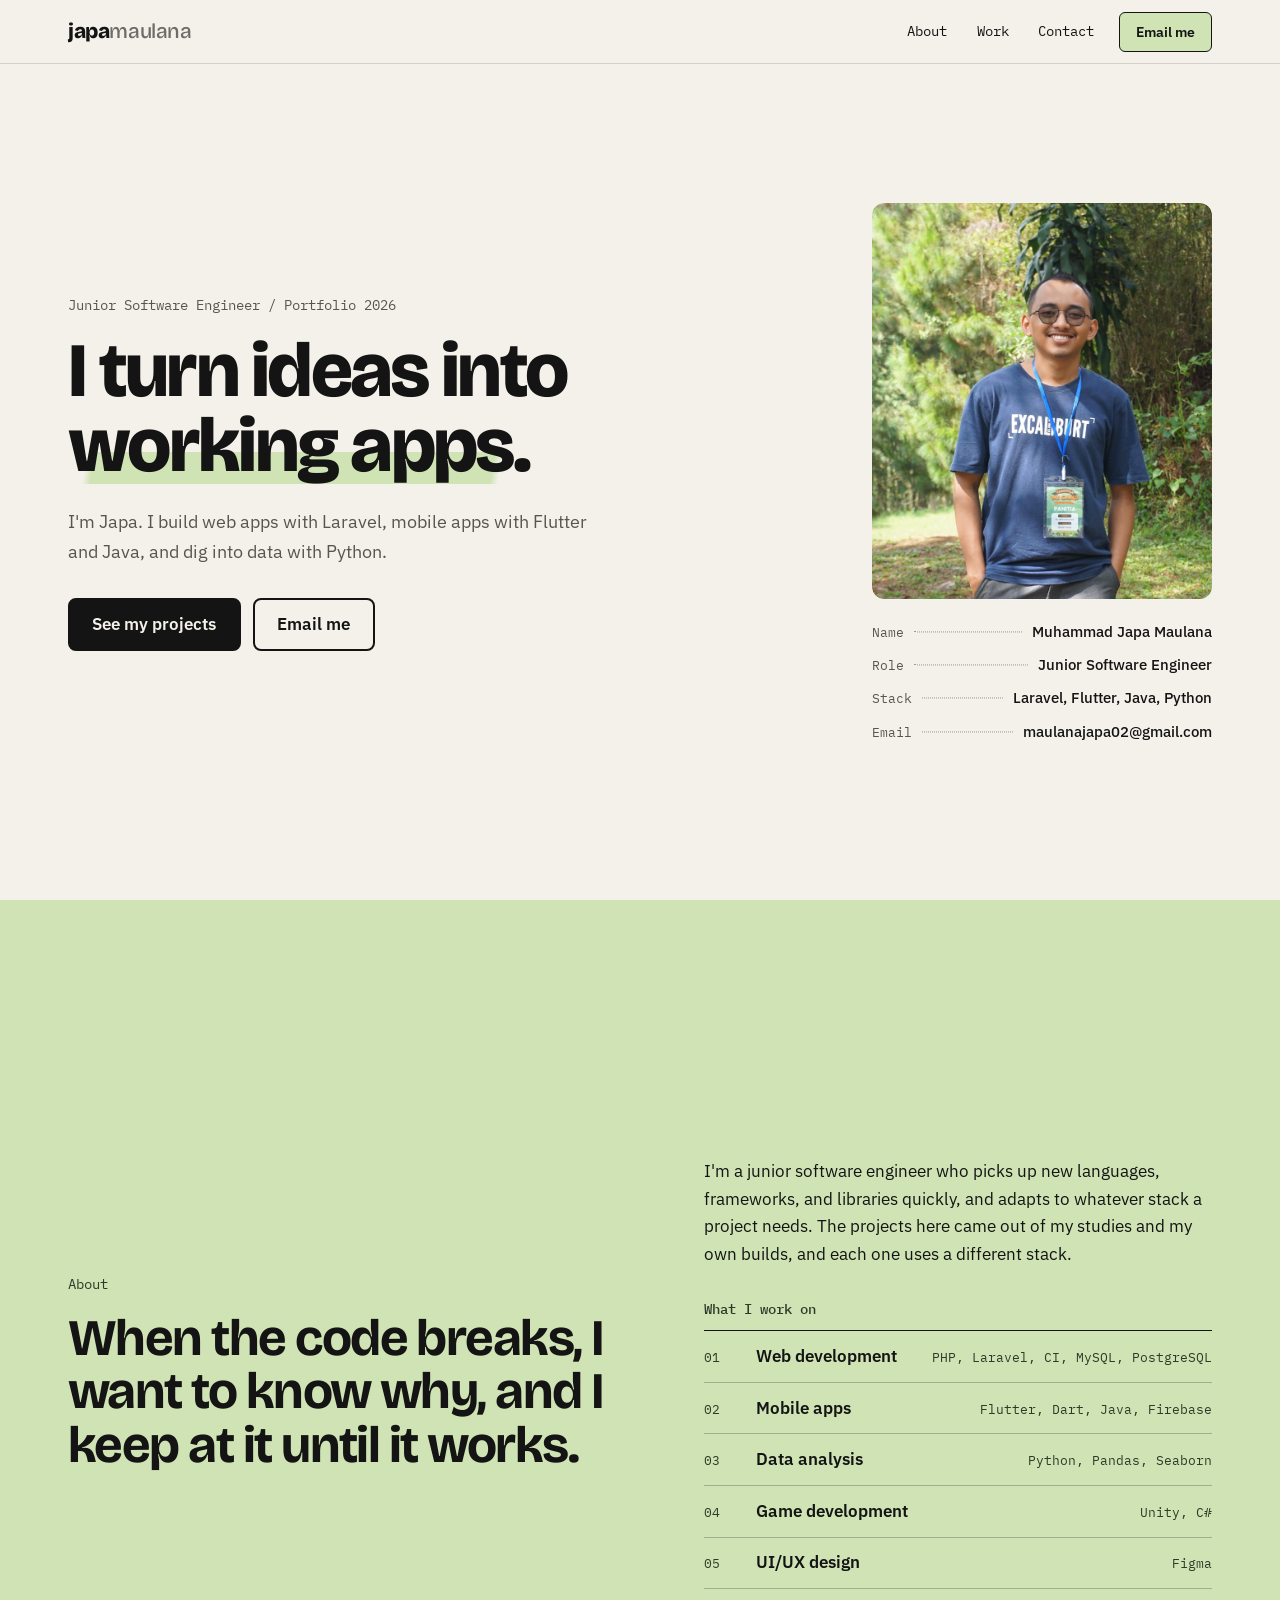
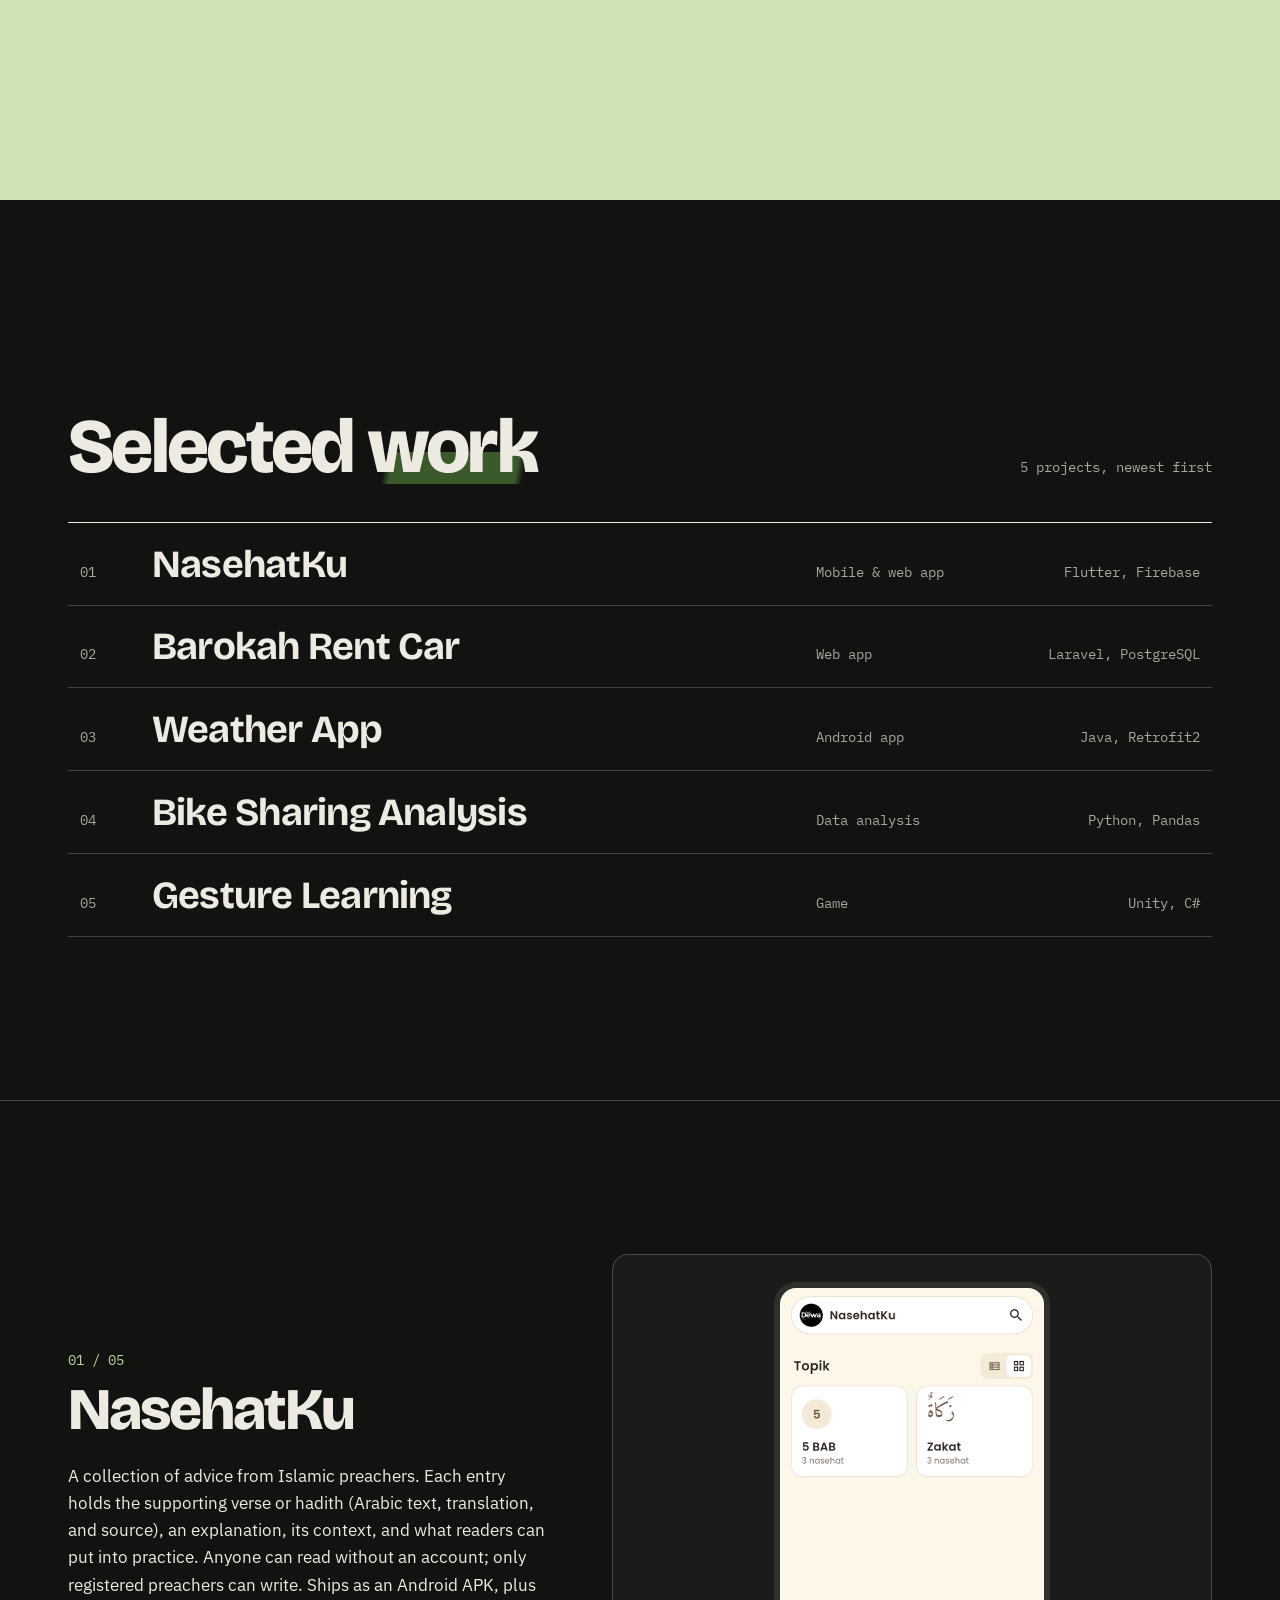
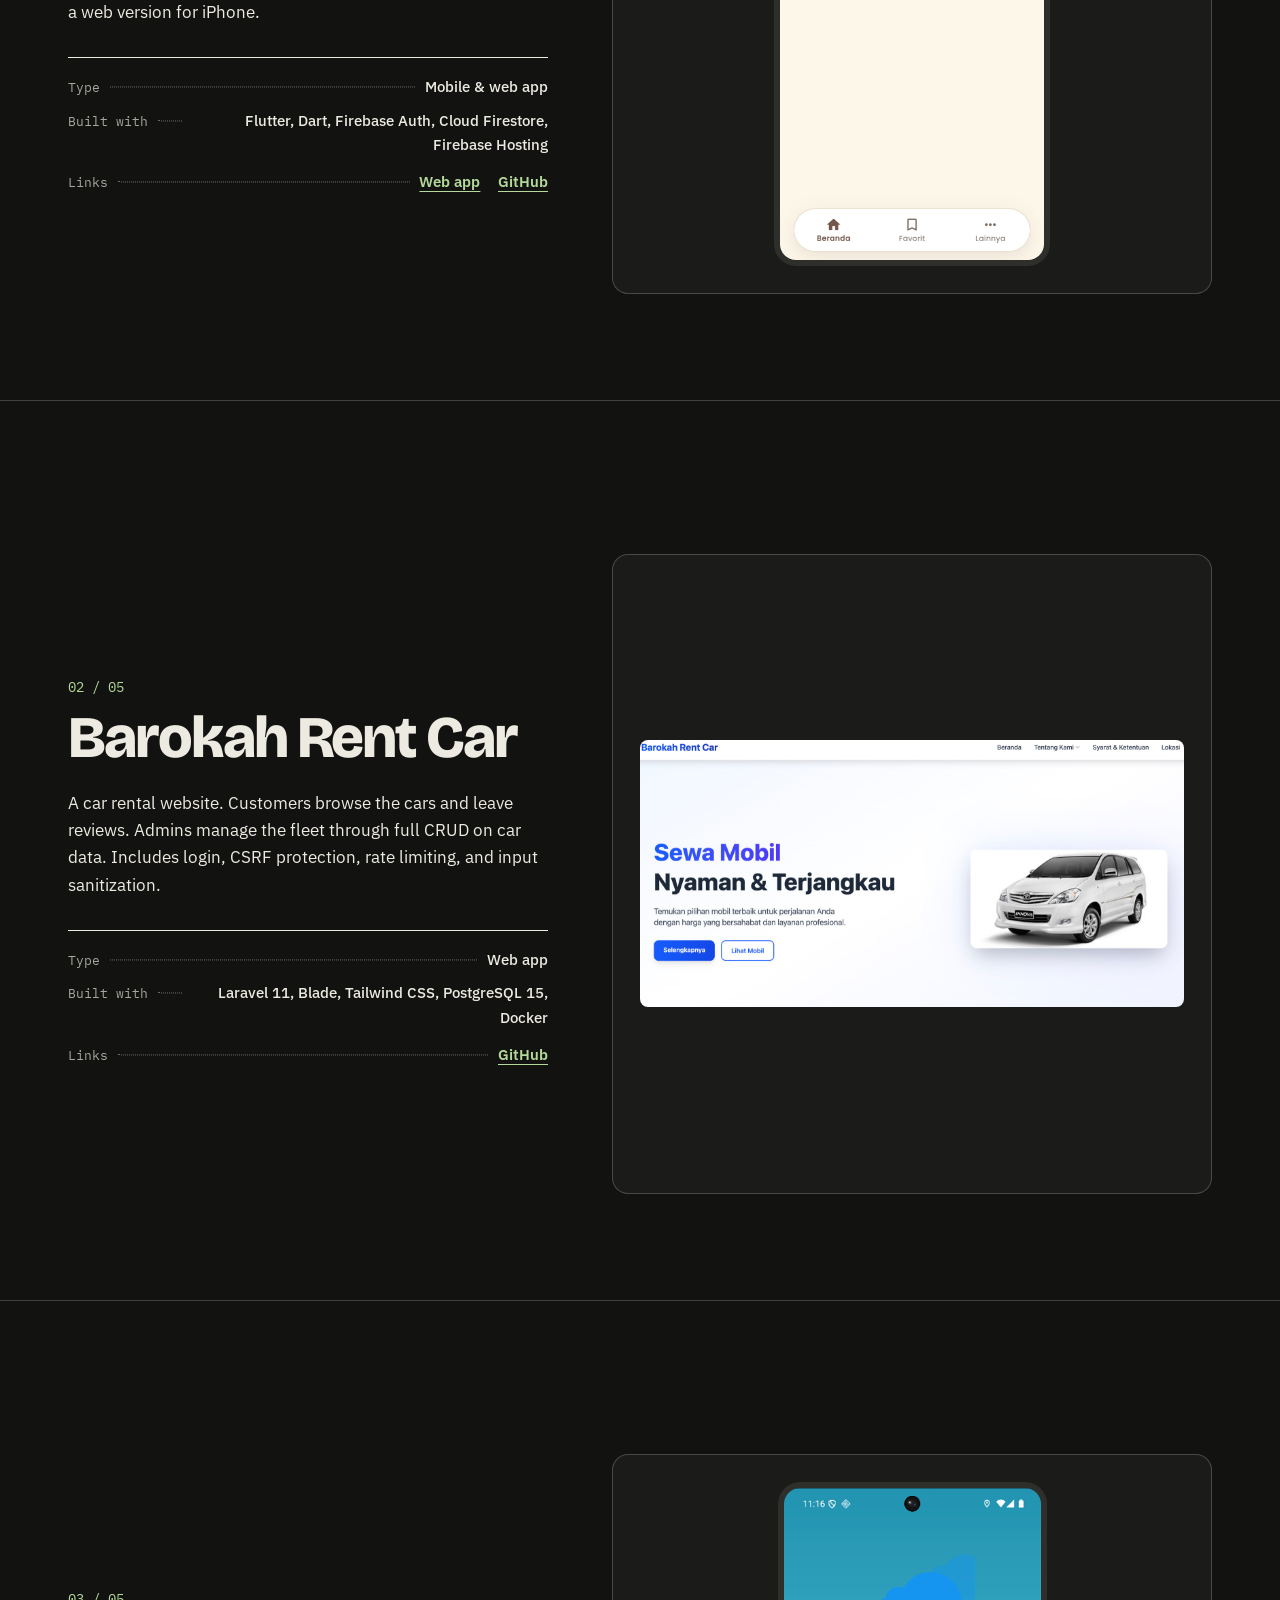
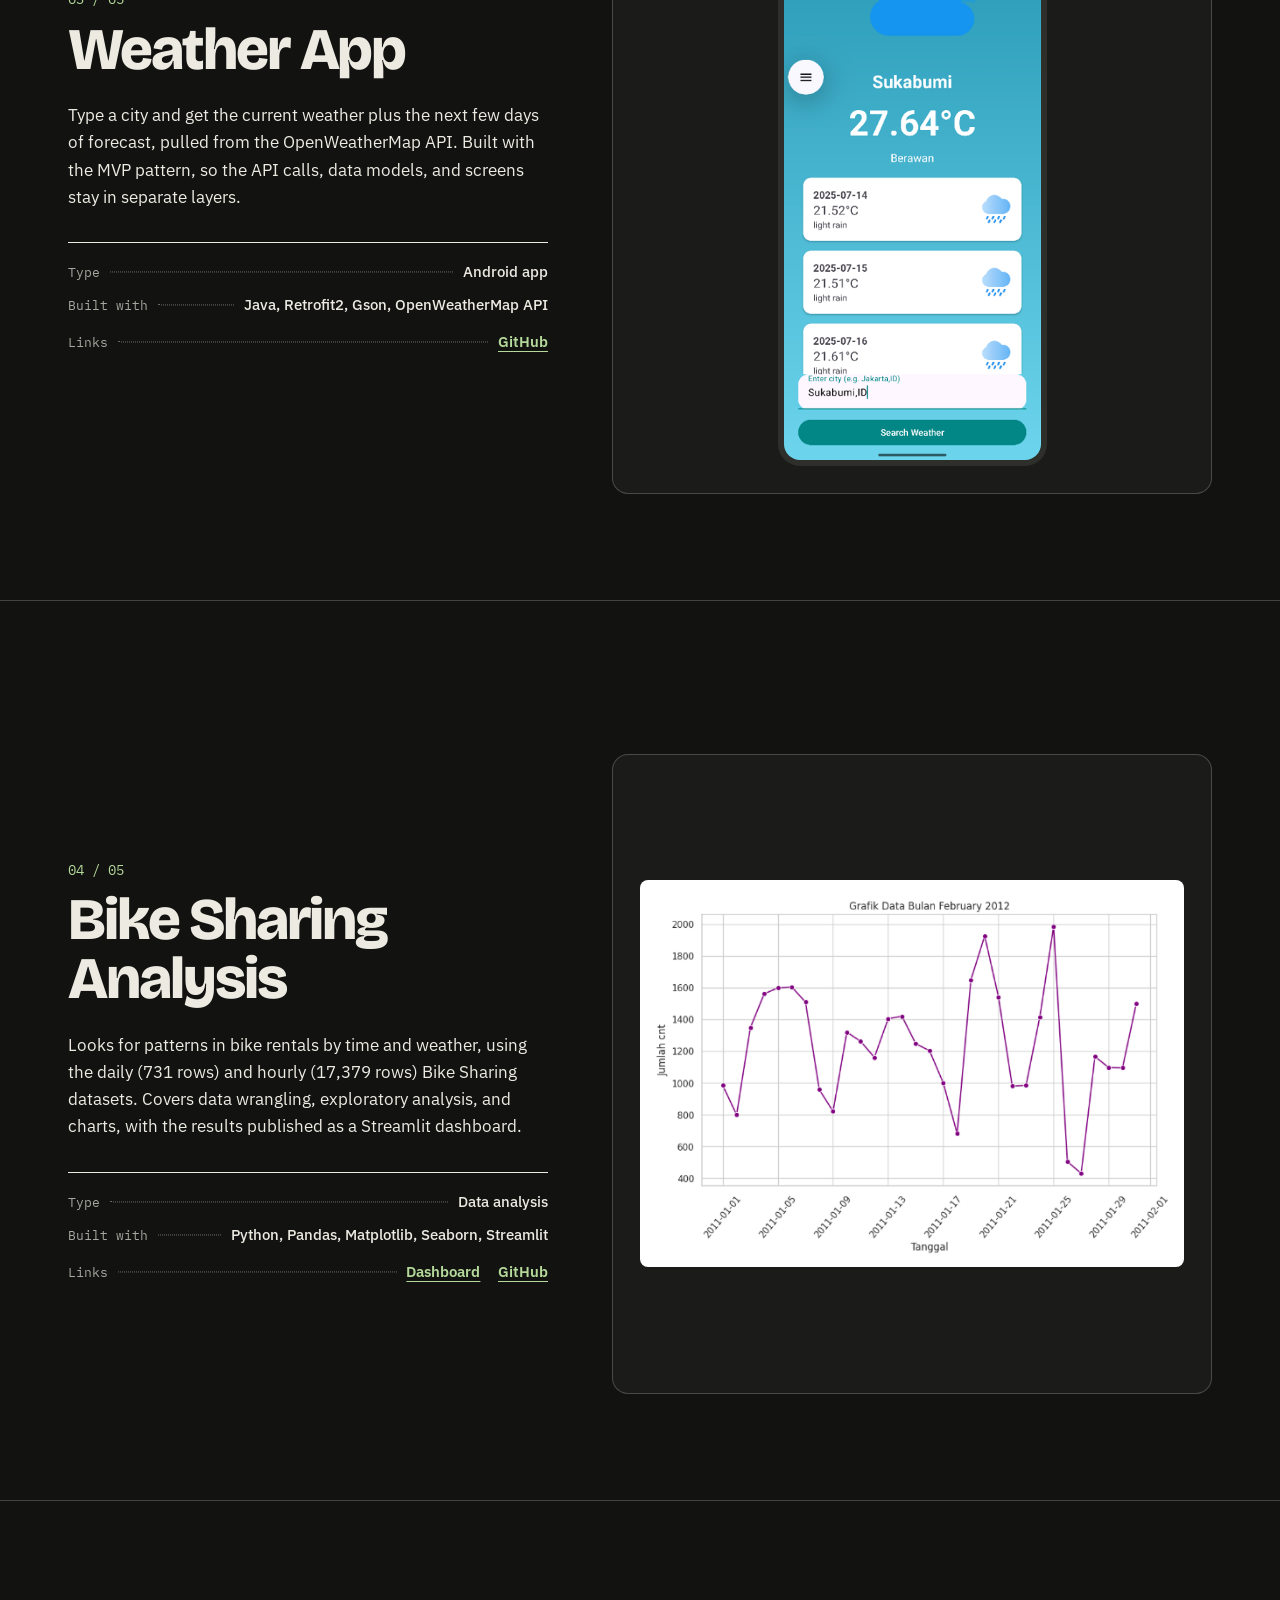
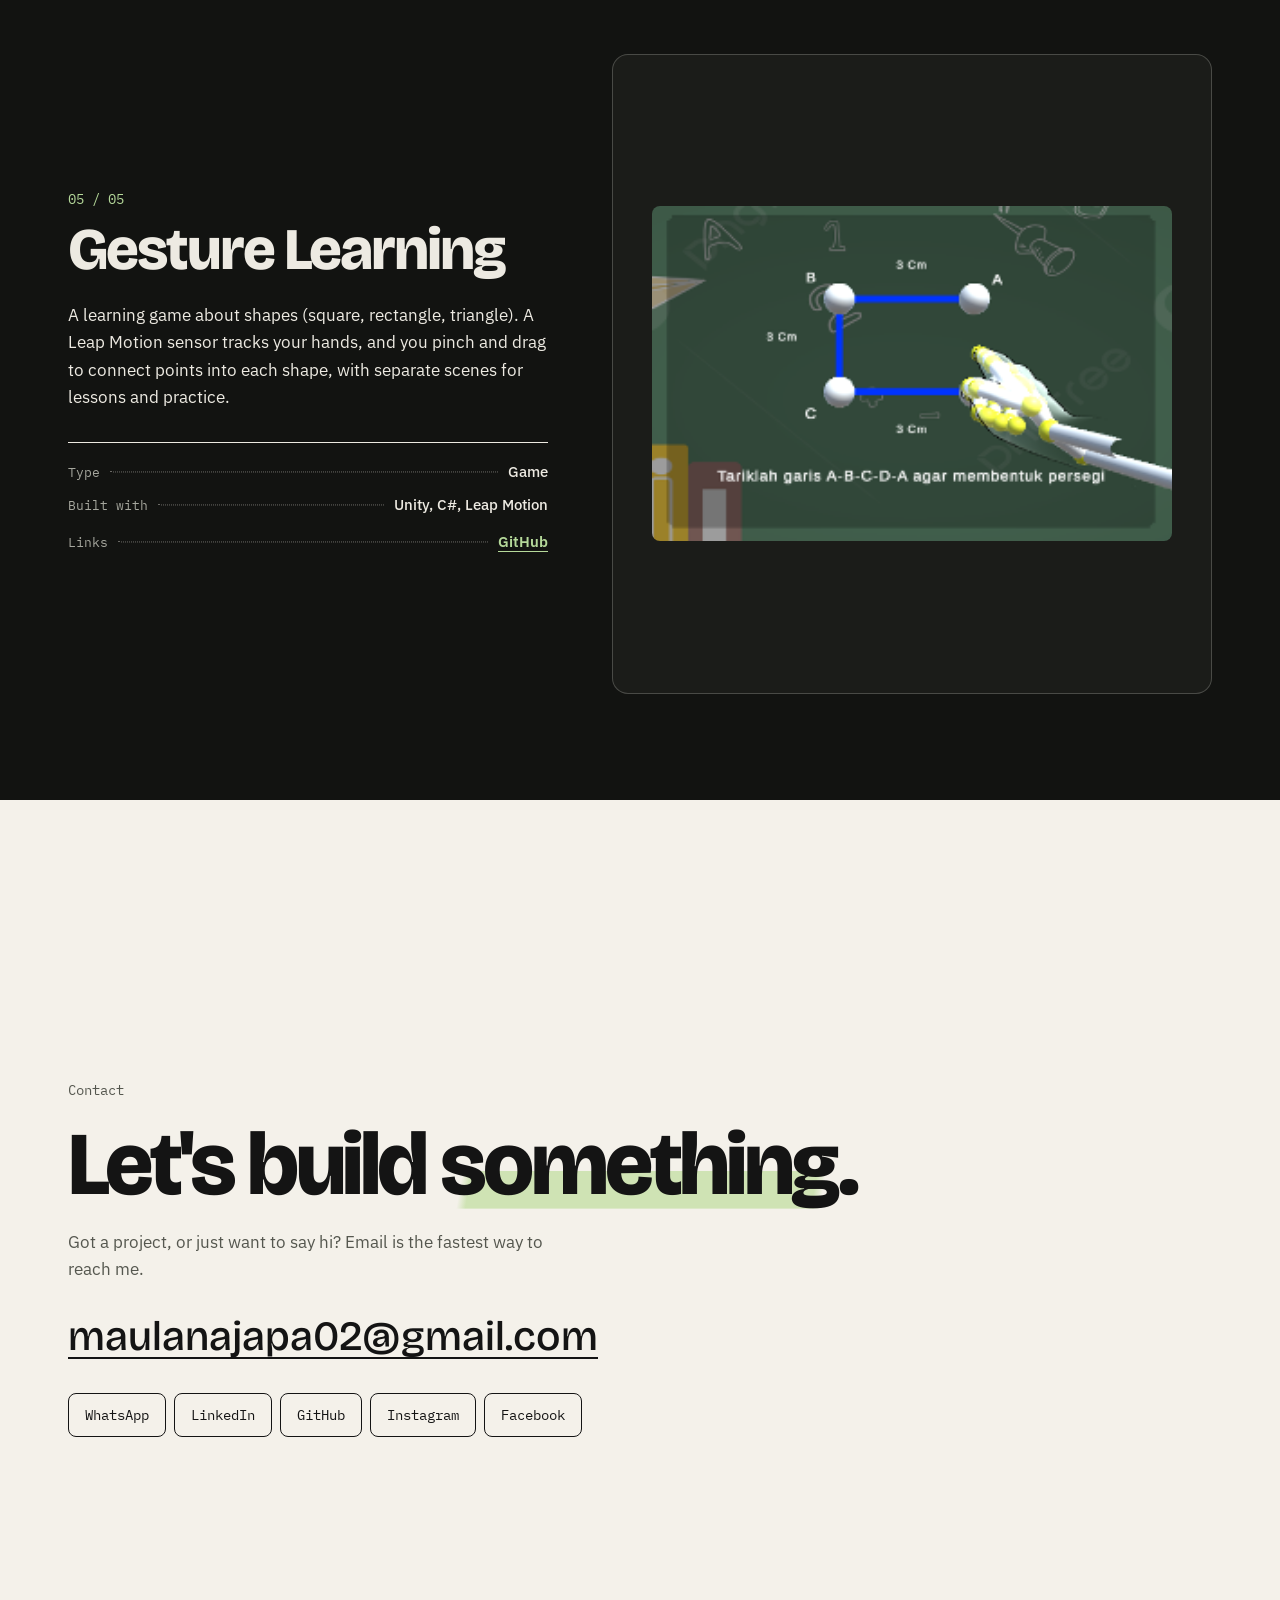
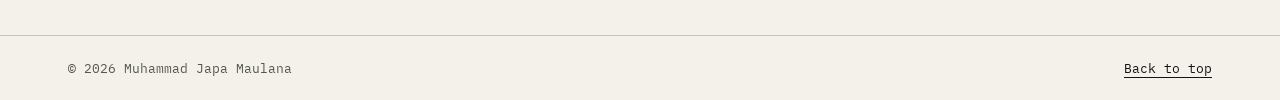
<file: index.html>
<!DOCTYPE html>
<html lang="en">
<head>
    <meta charset="UTF-8">
    <meta name="viewport" content="width=device-width, initial-scale=1.0">
    <meta name="description" content="Muhammad Japa Maulana, junior software engineer. Web apps in Laravel, mobile apps in Flutter and Java, data analysis in Python.">
    <title>Japa Maulana | Junior Software Engineer</title>

    <script>document.documentElement.classList.add("js");</script>

    <link rel="preconnect" href="https://fonts.googleapis.com">
    <link rel="preconnect" href="https://fonts.gstatic.com" crossorigin>
    <link rel="stylesheet" href="https://fonts.googleapis.com/css2?family=Bricolage+Grotesque:opsz,wght@12..96,500;12..96,700;12..96,800&family=IBM+Plex+Mono:wght@400;500&family=IBM+Plex+Sans:wght@400;500;600&display=swap">
    <link rel="stylesheet" href="style.css?v=12">
</head>

<body>
    <a class="skip-link" href="#main">Skip to content</a>

    <header class="topbar">
        <div class="wrap topbar-inner">
            <a class="wordmark" href="#top">japa<span>maulana</span></a>
            <nav aria-label="Main">
                <ul class="nav-list">
                    <li><a href="#about">About</a></li>
                    <li><a href="#work">Work</a></li>
                    <li><a href="#contact">Contact</a></li>
                </ul>
                <a class="nav-cta" href="mailto:maulanajapa02@gmail.com">Email me</a>
            </nav>
        </div>
    </header>

    <main id="main">

        <!-- 1. Intro -->
        <section class="screen intro" id="top" data-tone="light" aria-labelledby="intro-title">
            <div class="wrap intro-grid">
                <div class="intro-copy">
                    <p class="eyebrow">Junior Software Engineer / Portfolio 2026</p>
                    <h1 id="intro-title" class="intro-title">
                        I turn ideas into <span class="mark">working apps</span>.
                    </h1>
                    <p class="intro-sub">
                        I'm Japa. I build web apps with Laravel, mobile apps with Flutter
                        and Java, and dig into data with Python.
                    </p>
                    <div class="intro-actions">
                        <a class="btn btn-solid" href="#work">See my projects</a>
                        <a class="btn btn-line" href="mailto:maulanajapa02@gmail.com">Email me</a>
                    </div>
                </div>

                <aside class="intro-card" aria-label="Quick facts">
                    <div class="intro-photo-wrap">
                        <img
                            class="intro-photo"
                            src="assets/profile-portrait.jpg"
                            alt="Japa smiling, wearing glasses and a navy t-shirt, standing among pine trees"
                            width="825"
                            height="1100"
                            fetchpriority="high"
                        >
                    </div>
                    <dl class="spec">
                        <div><dt>Name</dt><dd>Muhammad Japa Maulana</dd></div>
                        <div><dt>Role</dt><dd>Junior Software Engineer</dd></div>
                        <div><dt>Stack</dt><dd>Laravel, Flutter, Java, Python</dd></div>
                        <div><dt>Email</dt><dd><a href="mailto:maulanajapa02@gmail.com">maulanajapa02@gmail.com</a></dd></div>
                    </dl>
                </aside>
            </div>
        </section>

        <!-- 2. About -->
        <section class="screen about" id="about" data-tone="mint" aria-labelledby="about-title">
            <div class="wrap about-grid">
                <div>
                    <p class="eyebrow">About</p>
                    <h2 id="about-title" class="about-lead">
                        When the code breaks, I want to know why, and I keep at it until it works.
                    </h2>
                </div>

                <div class="about-side">
                    <p>
                        I'm a junior software engineer who picks up new languages, frameworks,
                        and libraries quickly, and adapts to whatever stack a project needs.
                        The projects here came out of my studies and my own builds, and each
                        one uses a different stack.
                    </p>

                    <h3 class="about-sub">What I work on</h3>
                    <ol class="fields">
                        <li><span>01</span>Web development<small>PHP, Laravel, CI, MySQL, PostgreSQL</small></li>
                        <li><span>02</span>Mobile apps<small>Flutter, Dart, Java, Firebase</small></li>
                        <li><span>03</span>Data analysis<small>Python, Pandas, Seaborn</small></li>
                        <li><span>04</span>Game development<small>Unity, C#</small></li>
                        <li><span>05</span>UI/UX design<small>Figma</small></li>
                    </ol>
                </div>
            </div>
        </section>

        <!-- 3. Work index -->
        <section class="screen work-index" id="work" data-tone="dark" aria-labelledby="work-title">
            <div class="wrap">
                <div class="index-head">
                    <h2 id="work-title" class="index-title">Selected <span class="mark mark-dark">work</span></h2>
                    <p class="index-count">5 projects, newest first</p>
                </div>

                <ol class="index-list">
                    <li><a href="#nasehatku"><span class="ix-num">01</span><span class="ix-name">NasehatKu</span><span class="ix-type">Mobile &amp; web app</span><span class="ix-stack">Flutter, Firebase</span></a></li>
                    <li><a href="#rental"><span class="ix-num">02</span><span class="ix-name">Barokah Rent Car</span><span class="ix-type">Web app</span><span class="ix-stack">Laravel, PostgreSQL</span></a></li>
                    <li><a href="#weather"><span class="ix-num">03</span><span class="ix-name">Weather App</span><span class="ix-type">Android app</span><span class="ix-stack">Java, Retrofit2</span></a></li>
                    <li><a href="#bike"><span class="ix-num">04</span><span class="ix-name">Bike Sharing Analysis</span><span class="ix-type">Data analysis</span><span class="ix-stack">Python, Pandas</span></a></li>
                    <li><a href="#leap"><span class="ix-num">05</span><span class="ix-name">Gesture Learning</span><span class="ix-type">Game</span><span class="ix-stack">Unity, C#</span></a></li>
                </ol>
            </div>
        </section>

        <!-- 4. Projects -->
        <article class="screen case" id="nasehatku" data-tone="dark" aria-labelledby="t-nasehatku">
            <div class="wrap case-grid">
                <div class="case-info">
                    <p class="case-num">01 / 05</p>
                    <h3 id="t-nasehatku" class="case-title">NasehatKu</h3>
                    <p class="case-desc">
                        A collection of advice from Islamic preachers. Each entry holds the
                        supporting verse or hadith (Arabic text, translation, and source), an
                        explanation, its context, and what readers can put into practice.
                        Anyone can read without an account; only registered preachers can
                        write. Ships as an Android APK, plus a web version for iPhone.
                    </p>
                    <dl class="spec spec-dark">
                        <div><dt>Type</dt><dd>Mobile &amp; web app</dd></div>
                        <div><dt>Built with</dt><dd>Flutter, Dart, Firebase Auth, Cloud Firestore, Firebase Hosting</dd></div>
                        <div><dt>Links</dt><dd class="spec-links"><a class="link" href="https://nasehatku.web.app" target="_blank" rel="noopener noreferrer">Web app</a><a class="link" href="https://github.com/japamaulana/NasehatKu" target="_blank" rel="noopener noreferrer">GitHub</a></dd></div>
                    </dl>
                </div>
                <figure class="case-stage stage-phone">
                    <img src="assets/nasehatku.png" alt="NasehatKu home screen listing advice topics, such as zakat" width="462" height="1000" loading="lazy">
                </figure>
            </div>
        </article>

        <article class="screen case" id="rental" data-tone="dark" aria-labelledby="t-rental">
            <div class="wrap case-grid">
                <div class="case-info">
                    <p class="case-num">02 / 05</p>
                    <h3 id="t-rental" class="case-title">Barokah Rent Car</h3>
                    <p class="case-desc">
                        A car rental website. Customers browse the cars and leave reviews.
                        Admins manage the fleet through full CRUD on car data. Includes login,
                        CSRF protection, rate limiting, and input sanitization.
                    </p>
                    <dl class="spec spec-dark">
                        <div><dt>Type</dt><dd>Web app</dd></div>
                        <div><dt>Built with</dt><dd>Laravel 11, Blade, Tailwind CSS, PostgreSQL 15, Docker</dd></div>
                        <div><dt>Links</dt><dd class="spec-links"><a class="link" href="https://github.com/japamaulana/rental-mobilbarokah" target="_blank" rel="noopener noreferrer">GitHub</a></dd></div>
                    </dl>
                </div>
                <figure class="case-stage stage-wide">
                    <img src="assets/rental-1600.jpg" alt="Barokah Rent Car homepage offering comfortable, affordable car rental, with a white Toyota Innova" width="1600" height="784" loading="lazy">
                </figure>
            </div>
        </article>

        <article class="screen case" id="weather" data-tone="dark" aria-labelledby="t-weather">
            <div class="wrap case-grid">
                <div class="case-info">
                    <p class="case-num">03 / 05</p>
                    <h3 id="t-weather" class="case-title">Weather App</h3>
                    <p class="case-desc">
                        Type a city and get the current weather plus the next few days of
                        forecast, pulled from the OpenWeatherMap API. Built with the MVP
                        pattern, so the API calls, data models, and screens stay in separate
                        layers.
                    </p>
                    <dl class="spec spec-dark">
                        <div><dt>Type</dt><dd>Android app</dd></div>
                        <div><dt>Built with</dt><dd>Java, Retrofit2, Gson, OpenWeatherMap API</dd></div>
                        <div><dt>Links</dt><dd class="spec-links"><a class="link" href="https://github.com/japamaulana/weitherapp" target="_blank" rel="noopener noreferrer">GitHub</a></dd></div>
                    </dl>
                </div>
                <figure class="case-stage stage-phone">
                    <img src="assets/image.png" alt="Weather App showing 27.64 degrees and cloudy in Sukabumi, with a three-day forecast" width="359" height="799" loading="lazy">
                </figure>
            </div>
        </article>

        <article class="screen case" id="bike" data-tone="dark" aria-labelledby="t-bike">
            <div class="wrap case-grid">
                <div class="case-info">
                    <p class="case-num">04 / 05</p>
                    <h3 id="t-bike" class="case-title">Bike Sharing Analysis</h3>
                    <p class="case-desc">
                        Looks for patterns in bike rentals by time and weather, using the
                        daily (731 rows) and hourly (17,379 rows) Bike Sharing datasets.
                        Covers data wrangling, exploratory analysis, and charts, with the
                        results published as a Streamlit dashboard.
                    </p>
                    <dl class="spec spec-dark">
                        <div><dt>Type</dt><dd>Data analysis</dd></div>
                        <div><dt>Built with</dt><dd>Python, Pandas, Matplotlib, Seaborn, Streamlit</dd></div>
                        <div><dt>Links</dt><dd class="spec-links"><a class="link" href="https://seaborn-uas.streamlit.app" target="_blank" rel="noopener noreferrer">Dashboard</a><a class="link" href="https://github.com/japamaulana/Bike-Sharing-Data-Analysis" target="_blank" rel="noopener noreferrer">GitHub</a></dd></div>
                    </dl>
                </div>
                <figure class="case-stage stage-wide stage-paper">
                    <img src="assets/data.png" alt="Line chart of daily bike rental counts across one month" width="594" height="414" loading="lazy">
                </figure>
            </div>
        </article>

        <article class="screen case" id="leap" data-tone="dark" aria-labelledby="t-leap">
            <div class="wrap case-grid">
                <div class="case-info">
                    <p class="case-num">05 / 05</p>
                    <h3 id="t-leap" class="case-title">Gesture Learning</h3>
                    <p class="case-desc">
                        A learning game about shapes (square, rectangle, triangle). A Leap
                        Motion sensor tracks your hands, and you pinch and drag to connect
                        points into each shape, with separate scenes for lessons and practice.
                    </p>
                    <dl class="spec spec-dark">
                        <div><dt>Type</dt><dd>Game</dd></div>
                        <div><dt>Built with</dt><dd>Unity, C#, Leap Motion</dd></div>
                        <div><dt>Links</dt><dd class="spec-links"><a class="link" href="https://github.com/japamaulana/gesture-pembelajaran-leapmotion" target="_blank" rel="noopener noreferrer">GitHub</a></dd></div>
                    </dl>
                </div>
                <figure class="case-stage stage-wide stage-small">
                    <img src="assets/leapmotion.png" alt="Game screen: a hand connects points A, B, C, and D to draw a square" width="288" height="186" loading="lazy">
                </figure>
            </div>
        </article>

        <!-- 5. Contact -->
        <section class="screen contact" id="contact" data-tone="light" aria-labelledby="contact-title">
            <div class="wrap contact-inner">
                <p class="eyebrow">Contact</p>
                <h2 id="contact-title" class="contact-title">Let's build <span class="mark">something</span>.</h2>
                <p class="contact-sub">Got a project, or just want to say hi? Email is the fastest way to reach me.</p>
                <a class="contact-email" href="mailto:maulanajapa02@gmail.com">maulanajapa02@gmail.com</a>

                <ul class="contact-links">
                    <li><a href="https://wa.me/6285797523863" target="_blank" rel="noopener noreferrer">WhatsApp</a></li>
                    <li><a href="https://www.linkedin.com/in/muhammad-japa-maulana/" target="_blank" rel="noopener noreferrer">LinkedIn</a></li>
                    <li><a href="https://github.com/japamaulana" target="_blank" rel="noopener noreferrer">GitHub</a></li>
                    <li><a href="https://www.instagram.com/jeeeppp2/" target="_blank" rel="noopener noreferrer">Instagram</a></li>
                    <li><a href="https://www.facebook.com/share/1NGmTYfRR8/?mibextid=wwXIfr" target="_blank" rel="noopener noreferrer">Facebook</a></li>
                </ul>

            </div>

            <footer class="footer">
                <div class="wrap footer-row">
                    <p>&copy; 2026 Muhammad Japa Maulana</p>
                    <a class="footer-top-link" href="#top">Back to top</a>
                </div>
            </footer>
        </section>

    </main>

    <script src="script.js?v=6" defer></script>
</body>
</html>
</file>
<file: style.css>
/*
  Direction: a builder's spec sheet. Each section is one screen on desktop.
  - Bricolage Grotesque for headings: a grotesque with a hand-built feel, fits someone who builds apps.
  - IBM Plex Mono for labels and spec rows: reads like a datasheet.
  - IBM Plex Sans for body text: plain and readable.
  - One accent, mint green, taken from the pine forest in the profile photo.
  - Motif: a mint highlighter stroke on the key phrase of each big heading,
    and dotted-leader spec rows (label ........ value).
*/

:root {
    --paper: #f4f1ea;
    --ink: #141414;
    --muted: #55574f;
    --mint: #cfe3b4;
    --mint-deep: #2f3a28;
    --night: #121311;
    --night-2: #1b1c19;
    --night-line: rgba(237, 234, 226, 0.22);
    --on-night: #edeae2;
    --on-night-muted: #a6a79e;
    --mint-bright: #b5d99a;
    --mark-dark: #3b5a2c;

    --display: "Bricolage Grotesque", "Arial Narrow", system-ui, sans-serif;
    --sans: "IBM Plex Sans", system-ui, -apple-system, "Segoe UI", sans-serif;
    --mono: "IBM Plex Mono", ui-monospace, "SF Mono", Menlo, monospace;

    --wrap: 1240px;
    --gutter: clamp(1.25rem, 4vw, 3rem);
    --bar: 64px;
    --focus: var(--ink);
}

*,
*::before,
*::after {
    box-sizing: border-box;
}

html {
    scroll-behavior: smooth;
    -webkit-text-size-adjust: 100%;
}

@media (prefers-reduced-motion: reduce) {
    html {
        scroll-behavior: auto;
    }
}

body {
    margin: 0;
    background: var(--paper);
    color: var(--ink);
    font-family: var(--sans);
    font-size: 1.0625rem;
    line-height: 1.6;
    overflow-x: clip;
}

img {
    display: block;
    max-width: 100%;
    height: auto;
}

h1,
h2,
h3,
p,
figure,
dl,
dd {
    margin: 0;
}

a {
    color: inherit;
}

a,
button {
    cursor: pointer;
}

:focus-visible {
    outline: 3px solid var(--focus);
    outline-offset: 3px;
    border-radius: 2px;
}

.wrap {
    width: 100%;
    max-width: var(--wrap);
    margin-inline: auto;
    padding-inline: var(--gutter);
}

.skip-link {
    position: absolute;
    left: 1rem;
    top: -4rem;
    z-index: 100;
    padding: 0.75rem 1rem;
    background: var(--ink);
    color: var(--paper);
    text-decoration: none;
}

.skip-link:focus {
    top: 1rem;
}

.eyebrow {
    font-family: var(--mono);
    font-size: 0.85rem;
    color: var(--muted);
}

/* Highlighter stroke: the one repeated gesture of the site. */
.mark {
    background-image: linear-gradient(100deg, transparent 0.25em, var(--mint) 0.35em, var(--mint) calc(100% - 0.3em), transparent calc(100% - 0.2em));
    background-repeat: no-repeat;
    background-size: 100% 0.42em;
    background-position: 0 86%;
    -webkit-box-decoration-break: clone;
    box-decoration-break: clone;
}

.mark-dark {
    background-image: linear-gradient(100deg, transparent 0.25em, var(--mark-dark) 0.35em, var(--mark-dark) calc(100% - 0.3em), transparent calc(100% - 0.2em));
}

/* ---------- Top bar ---------- */

.topbar {
    position: fixed;
    inset: 0 0 auto;
    z-index: 50;
    height: var(--bar);
    background: var(--paper);
    color: var(--ink);
    transition: background-color 0.25s ease, color 0.25s ease;
}

.topbar {
    border-bottom: 1px solid rgba(20, 20, 20, 0.14);
}

.topbar.tone-dark {
    --focus: var(--mint-bright);
    background: var(--night);
    color: var(--on-night);
    border-bottom-color: var(--night-line);
}

.topbar.tone-mint {
    background: var(--mint);
}

.topbar-inner {
    display: flex;
    align-items: center;
    justify-content: space-between;
    height: 100%;
}

.wordmark {
    font-family: var(--display);
    font-weight: 800;
    font-size: 1.3rem;
    letter-spacing: -0.02em;
    text-decoration: none;
    padding-block: 0.5rem;
}

.wordmark span {
    font-weight: 500;
    opacity: 0.6;
}

.topbar nav {
    display: flex;
    align-items: center;
    gap: 0.75rem;
}

.nav-list {
    display: flex;
    gap: 0.25rem;
    margin: 0;
    padding: 0;
    list-style: none;
}

.nav-list a {
    display: inline-flex;
    align-items: center;
    min-height: 40px;
    padding-inline: 0.8rem;
    font-family: var(--mono);
    font-size: 0.85rem;
    text-decoration: none;
    border-radius: 6px;
    transition: background-color 0.15s ease;
}

.nav-list a:hover {
    background: rgba(20, 20, 20, 0.07);
}

/* Current section: a filled tab (ink on light screens, mint on dark ones). */
.nav-list a[aria-current="true"] {
    background: var(--ink);
    color: var(--paper);
}

.topbar.tone-dark .nav-list a:hover {
    background: rgba(237, 234, 226, 0.1);
}

.topbar.tone-dark .nav-list a[aria-current="true"] {
    background: var(--mint);
    color: var(--ink);
}

.nav-cta {
    display: inline-flex;
    align-items: center;
    min-height: 40px;
    padding-inline: 1rem;
    font-weight: 600;
    font-size: 0.9rem;
    text-decoration: none;
    color: var(--ink);
    background: var(--mint);
    border: 1.5px solid var(--ink);
    border-radius: 6px;
    transition: background-color 0.15s ease, color 0.15s ease;
}

.nav-cta:hover {
    background: var(--ink);
    color: var(--paper);
}

.topbar.tone-mint .nav-cta {
    background: var(--paper);
}

.topbar.tone-dark .nav-cta {
    border-color: var(--mint);
}

.topbar.tone-dark .nav-cta:hover {
    background: var(--paper);
    color: var(--ink);
}

@media (max-width: 600px) {
    .nav-cta {
        display: none;
    }

    .wordmark span {
        display: none;
    }

    .nav-list a {
        padding-inline: 0.6rem;
        min-height: 44px;
    }
}

/* ---------- Screens ---------- */

.screen {
    display: flex;
    align-items: center;
    padding-block: calc(var(--bar) + 3rem) 4rem;
}

/* Desktop: every section is exactly one screen, and scrolling stops on each one. */
@media (min-width: 1024px) and (min-height: 620px) {
    html {
        scroll-snap-type: y mandatory;
    }

    .screen {
        height: 100vh;
        height: 100svh;
        padding-block: calc(var(--bar) + 2vh) 4vh;
        overflow: hidden;
        scroll-snap-align: start;
        scroll-snap-stop: always;
    }
}

/* ---------- Buttons ---------- */

.btn {
    display: inline-flex;
    align-items: center;
    justify-content: center;
    min-height: 48px;
    padding: 0.7rem 1.4rem;
    font-weight: 600;
    text-decoration: none;
    border: 2px solid var(--ink);
    border-radius: 8px;
    transition: background-color 0.15s ease, color 0.15s ease, transform 0.1s ease;
}

.btn:active {
    transform: translateY(1px);
}

.btn-solid {
    background: var(--ink);
    color: var(--paper);
}

.btn-solid:hover {
    background: var(--mint);
    color: var(--ink);
}

.btn-line:hover {
    background: var(--ink);
    color: var(--paper);
}

/* ---------- Spec rows: label .......... value ---------- */

.spec {
    display: grid;
    gap: 0.55rem;
    font-size: 0.95rem;
}

.spec > div {
    display: flex;
    align-items: baseline;
    gap: 0.6rem;
}

.spec dt {
    flex: none;
    font-family: var(--mono);
    font-size: 0.82rem;
    color: var(--muted);
}

.spec > div::after {
    content: "";
    order: 1;
    flex: 1 1 1.5rem;
    min-width: 1.5rem;
    border-bottom: 1.5px dotted currentColor;
    opacity: 0.4;
    transform: translateY(-0.3em);
}

.spec dd {
    order: 2;
    text-align: right;
    font-weight: 500;
    overflow-wrap: anywhere;
}

.spec dd a {
    text-decoration: none;
}

.spec dd a:hover {
    text-decoration: underline;
}

/* ---------- 1. Intro ---------- */

.intro-grid {
    display: grid;
    grid-template-columns: minmax(0, 1.45fr) minmax(0, 1fr);
    gap: clamp(2rem, 6vw, 6rem);
    align-items: center;
}

.intro-title {
    margin-top: 1.1rem;
    font-family: var(--display);
    font-weight: 800;
    font-size: clamp(2.6rem, min(6vw, 10vh), 6rem);
    line-height: 0.98;
    letter-spacing: -0.035em;
}

.intro-sub {
    max-width: 34rem;
    margin-top: clamp(1rem, 2.5vh, 1.6rem);
    font-size: 1.15rem;
    color: var(--muted);
}

.intro-actions {
    display: flex;
    flex-wrap: wrap;
    gap: 0.75rem;
    margin-top: clamp(1.25rem, 3.5vh, 2.25rem);
}

.intro-card {
    display: grid;
    gap: 1.25rem;
    justify-self: end;
    width: 100%;
    max-width: 340px;
}

/* The wrapper clips the photo so it can zoom in slightly on hover without growing. */
.intro-photo-wrap {
    overflow: hidden;
    border-radius: 12px;
}

@media (hover: hover) and (prefers-reduced-motion: no-preference) {
    .intro-photo {
        transition: transform 0.6s cubic-bezier(0.2, 0.7, 0.2, 1);
    }

    .intro-photo-wrap:hover .intro-photo {
        transform: scale(1.05);
    }
}

.intro-photo {
    width: 100%;
    max-height: 44vh;
    aspect-ratio: 4 / 5;
    object-fit: cover;
    object-position: 50% 25%;
    border-radius: 12px;
}

@media (max-width: 860px) {
    .intro-grid {
        grid-template-columns: 1fr;
    }

    .intro-card {
        justify-self: start;
        grid-template-columns: 120px minmax(0, 1fr);
        align-items: center;
        max-width: 520px;
    }

    .intro-photo {
        aspect-ratio: 1 / 1;
        max-height: none;
    }
}

@media (max-width: 480px) {
    .intro-card {
        grid-template-columns: 1fr;
    }

    .intro-photo-wrap {
        width: 120px;
    }

    .intro-actions .btn {
        flex: 1 1 100%;
    }
}

/* ---------- 2. About (mint screen) ---------- */

.about {
    background: var(--mint);
}

.about .eyebrow {
    color: var(--mint-deep);
}

.about-grid {
    display: grid;
    grid-template-columns: minmax(0, 1.1fr) minmax(0, 1fr);
    gap: clamp(2rem, 6vw, 6rem);
    align-items: center;
}

.about-lead {
    margin-top: 1rem;
    font-family: var(--display);
    font-weight: 700;
    font-size: clamp(2rem, min(4vw, 7vh), 4rem);
    line-height: 1.04;
    letter-spacing: -0.03em;
}

.about-side > p {
    font-size: 1.08rem;
}

.about-sub {
    margin-top: clamp(1.25rem, 3.5vh, 2rem);
    font-family: var(--mono);
    font-size: 0.85rem;
    font-weight: 500;
    color: var(--mint-deep);
}

.fields {
    margin: 0.6rem 0 0;
    padding: 0;
    list-style: none;
    border-top: 1.5px solid var(--ink);
}

.fields li {
    display: grid;
    grid-template-columns: 2.5rem minmax(0, 1fr) auto;
    align-items: baseline;
    gap: 0.75rem;
    padding-block: clamp(0.45rem, 1.3vh, 0.75rem);
    border-bottom: 1px solid rgba(20, 20, 20, 0.25);
    font-weight: 600;
}

.fields span {
    font-family: var(--mono);
    font-size: 0.8rem;
    font-weight: 400;
    color: var(--mint-deep);
}

.fields small {
    font-family: var(--mono);
    font-size: 0.8rem;
    font-weight: 400;
    color: var(--mint-deep);
    text-align: right;
}

@media (max-width: 860px) {
    .about-grid {
        grid-template-columns: 1fr;
    }
}

@media (max-width: 520px) {
    .fields li {
        grid-template-columns: 2rem minmax(0, 1fr);
    }

    .fields small {
        grid-column: 2;
        text-align: left;
    }
}

/* ---------- 3. Work index (dark) ---------- */

.work-index,
.case {
    --focus: var(--mint-bright);
    background: var(--night);
    color: var(--on-night);
}

.index-head {
    display: flex;
    flex-wrap: wrap;
    align-items: baseline;
    justify-content: space-between;
    gap: 0.5rem 2rem;
}

.index-title {
    font-family: var(--display);
    font-weight: 800;
    font-size: clamp(2.6rem, min(6vw, 10vh), 6rem);
    line-height: 1;
    letter-spacing: -0.035em;
}

.index-count {
    font-family: var(--mono);
    font-size: 0.85rem;
    color: var(--on-night-muted);
}

.index-list {
    margin: clamp(1.5rem, 4vh, 2.75rem) 0 0;
    padding: 0;
    list-style: none;
    border-top: 1px solid var(--on-night);
}

.index-list li {
    border-bottom: 1px solid var(--night-line);
}

.index-list a {
    display: grid;
    grid-template-columns: 3.5rem minmax(0, 1fr) 11rem 12rem;
    align-items: baseline;
    gap: 1rem;
    padding: clamp(0.7rem, 2.2vh, 1.3rem) 0.75rem;
    text-decoration: none;
    transition: background-color 0.15s ease, color 0.15s ease;
}

.index-list a:hover {
    background: var(--mint);
    color: var(--ink);
}

.index-list a:hover .ix-num,
.index-list a:hover .ix-type,
.index-list a:hover .ix-stack {
    color: var(--mint-deep);
}

.ix-num,
.ix-type,
.ix-stack {
    font-family: var(--mono);
    font-size: 0.85rem;
    color: var(--on-night-muted);
}

.ix-name {
    font-family: var(--display);
    font-weight: 700;
    font-size: clamp(1.5rem, min(3vw, 5vh), 2.6rem);
    line-height: 1.1;
    letter-spacing: -0.02em;
}

.ix-stack {
    text-align: right;
}

@media (max-width: 860px) {
    .index-list a {
        grid-template-columns: 2.5rem minmax(0, 1fr);
        row-gap: 0.2rem;
    }

    .ix-type,
    .ix-stack {
        grid-column: 2;
        text-align: left;
    }
}

/* ---------- 4. Case screens (dark) ---------- */

.case {
    border-top: 1px solid var(--night-line);
}

.case-grid {
    display: grid;
    grid-template-columns: minmax(0, 1fr) minmax(0, 1.25fr);
    gap: clamp(2rem, 5vw, 5rem);
    align-items: center;
}

.case-num {
    font-family: var(--mono);
    font-size: 0.85rem;
    color: var(--mint-bright);
}

.case-title {
    margin-top: 0.6rem;
    font-family: var(--display);
    font-weight: 800;
    font-size: clamp(2.3rem, min(4.6vw, 8vh), 4.6rem);
    line-height: 1;
    letter-spacing: -0.035em;
}

.case-desc {
    margin-top: clamp(1rem, 2.5vh, 1.5rem);
    max-width: 34rem;
    color: var(--on-night);
}

.spec-dark {
    margin-top: clamp(1.25rem, 3.5vh, 2rem);
    padding-top: 1rem;
    border-top: 1px solid var(--on-night);
}

.spec-dark dt {
    color: var(--on-night-muted);
}

.spec-links {
    display: flex;
    flex-wrap: wrap;
    justify-content: flex-end;
    gap: 0 1.1rem;
}

.link {
    display: inline-flex;
    align-items: center;
    min-height: 32px;
    font-weight: 600;
    color: var(--mint-bright);
    text-decoration: underline !important;
    text-decoration-thickness: 1px;
    text-underline-offset: 4px;
}

.link:hover {
    text-decoration-thickness: 3px;
}

/* Stage: one framed box per project, same height on every screen. */
.case-stage {
    display: flex;
    align-items: center;
    justify-content: center;
    height: min(72vh, 640px);
    padding: clamp(1rem, 3vh, 2rem);
    background: var(--night-2);
    border: 1px solid var(--night-line);
    border-radius: 16px;
}

.case-stage img {
    max-width: 100%;
    max-height: 100%;
    width: auto;
    height: auto;
    border-radius: 8px;
}

/* Same hover zoom as the profile photo; the stage clips anything that grows past it. */
.case-stage {
    overflow: hidden;
}

@media (hover: hover) and (prefers-reduced-motion: no-preference) {
    .case-stage img {
        transition: transform 0.6s cubic-bezier(0.2, 0.7, 0.2, 1);
    }

    .case-stage:hover img {
        transform: scale(1.05);
    }
}

.stage-phone img {
    height: 100%;
    padding: 6px;
    background: #2e2f2b;
    border-radius: 22px;
}

.stage-paper img {
    padding: 0.75rem;
    background: #ffffff;
}

.stage-small img {
    width: min(100%, 520px);
}

@media (max-width: 1023px), (max-height: 619px) {
    .case-grid {
        grid-template-columns: 1fr;
    }

    .case-stage {
        order: -1;
        height: auto;
        max-height: 70vh;
    }

    .stage-phone {
        height: 60vh;
    }
}

/* ---------- 5. Contact ---------- */

.contact-inner {
    display: grid;
    gap: clamp(0.9rem, 2.5vh, 1.4rem);
    justify-items: start;
}

.contact-title {
    font-family: var(--display);
    font-weight: 800;
    font-size: clamp(2.8rem, min(7vw, 12vh), 7rem);
    line-height: 0.98;
    letter-spacing: -0.04em;
}

.contact-sub {
    max-width: 32rem;
    color: var(--muted);
}

.contact-email {
    font-family: var(--display);
    font-weight: 500;
    font-size: clamp(1.3rem, min(3.4vw, 5vh), 2.6rem);
    text-decoration: underline;
    text-decoration-thickness: 2px;
    text-underline-offset: 0.18em;
    overflow-wrap: anywhere;
}

.contact-email:hover {
    text-decoration-color: #4f7a3a;
    text-decoration-thickness: 4px;
}

.contact-links {
    display: flex;
    flex-wrap: wrap;
    gap: 0.5rem;
    margin: 0.25rem 0 0;
    padding: 0;
    list-style: none;
}

.contact-links a {
    display: inline-flex;
    align-items: center;
    min-height: 44px;
    padding-inline: 1rem;
    font-family: var(--mono);
    font-size: 0.88rem;
    text-decoration: none;
    border: 1.5px solid var(--ink);
    border-radius: 8px;
    transition: background-color 0.15s ease, color 0.15s ease;
}

.contact-links a:hover {
    background: var(--ink);
    color: var(--paper);
}

/* Contact screen: message centered, the footer row pinned to the bottom. */
.contact {
    flex-direction: column;
    align-items: stretch;
    padding-bottom: 0 !important;
}

.contact > .wrap {
    flex: 1;
    display: flex;
    flex-direction: column;
    justify-content: center;
    align-items: flex-start;
    gap: clamp(0.8rem, 2.2vh, 1.4rem);
    padding-block: clamp(0.75rem, 3vh, 2rem);
}

/* One footer: a thin closing row at the bottom of the Contact screen. */
.footer {
    border-top: 1px solid rgba(20, 20, 20, 0.2);
}

.footer-row {
    display: flex;
    flex-wrap: wrap;
    align-items: center;
    justify-content: space-between;
    gap: 0.25rem 1.5rem;
    min-height: 4rem;
    padding-block: 0.5rem;
    font-family: var(--mono);
    font-size: 0.82rem;
    color: var(--muted);
}

.footer-top-link {
    display: inline-flex;
    align-items: center;
    min-height: 44px;
    color: var(--ink);
    text-decoration: underline;
    text-underline-offset: 4px;
}

.footer-top-link:hover {
    text-decoration-thickness: 2px;
}
</file>
